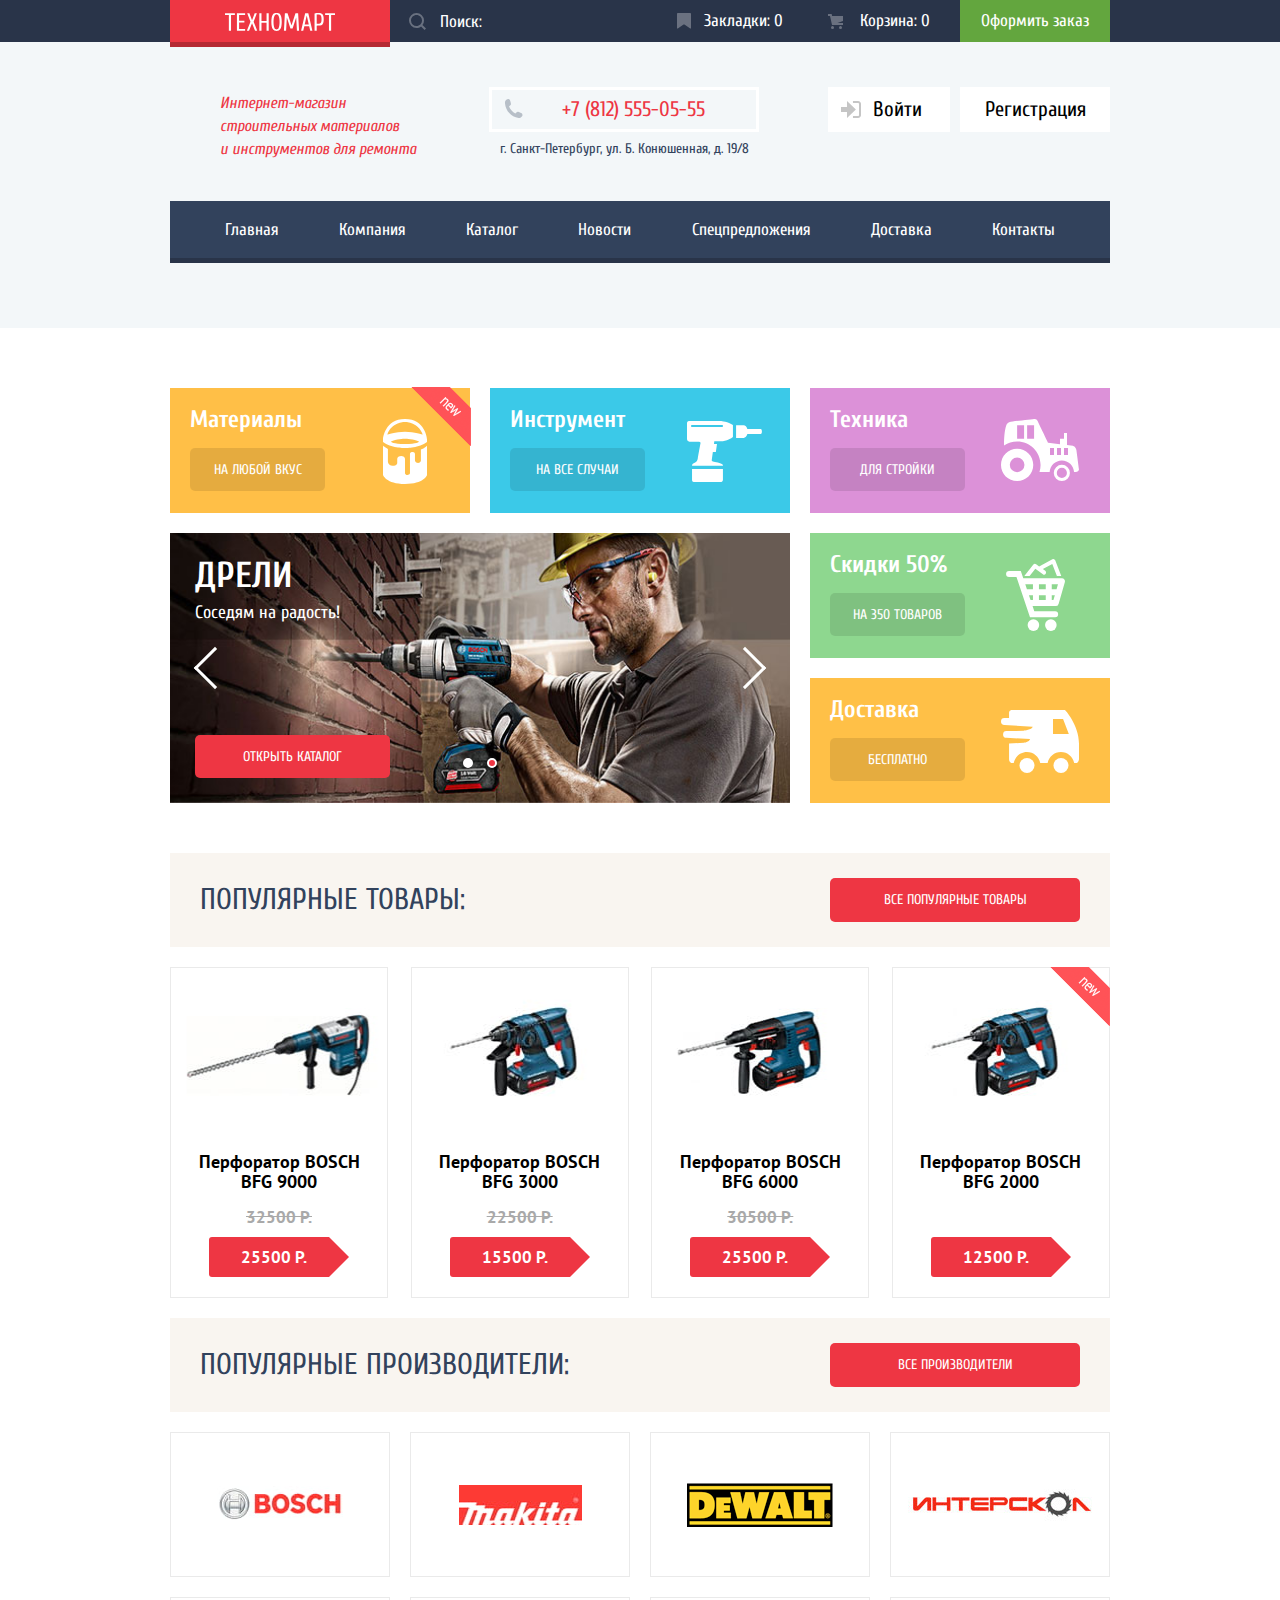
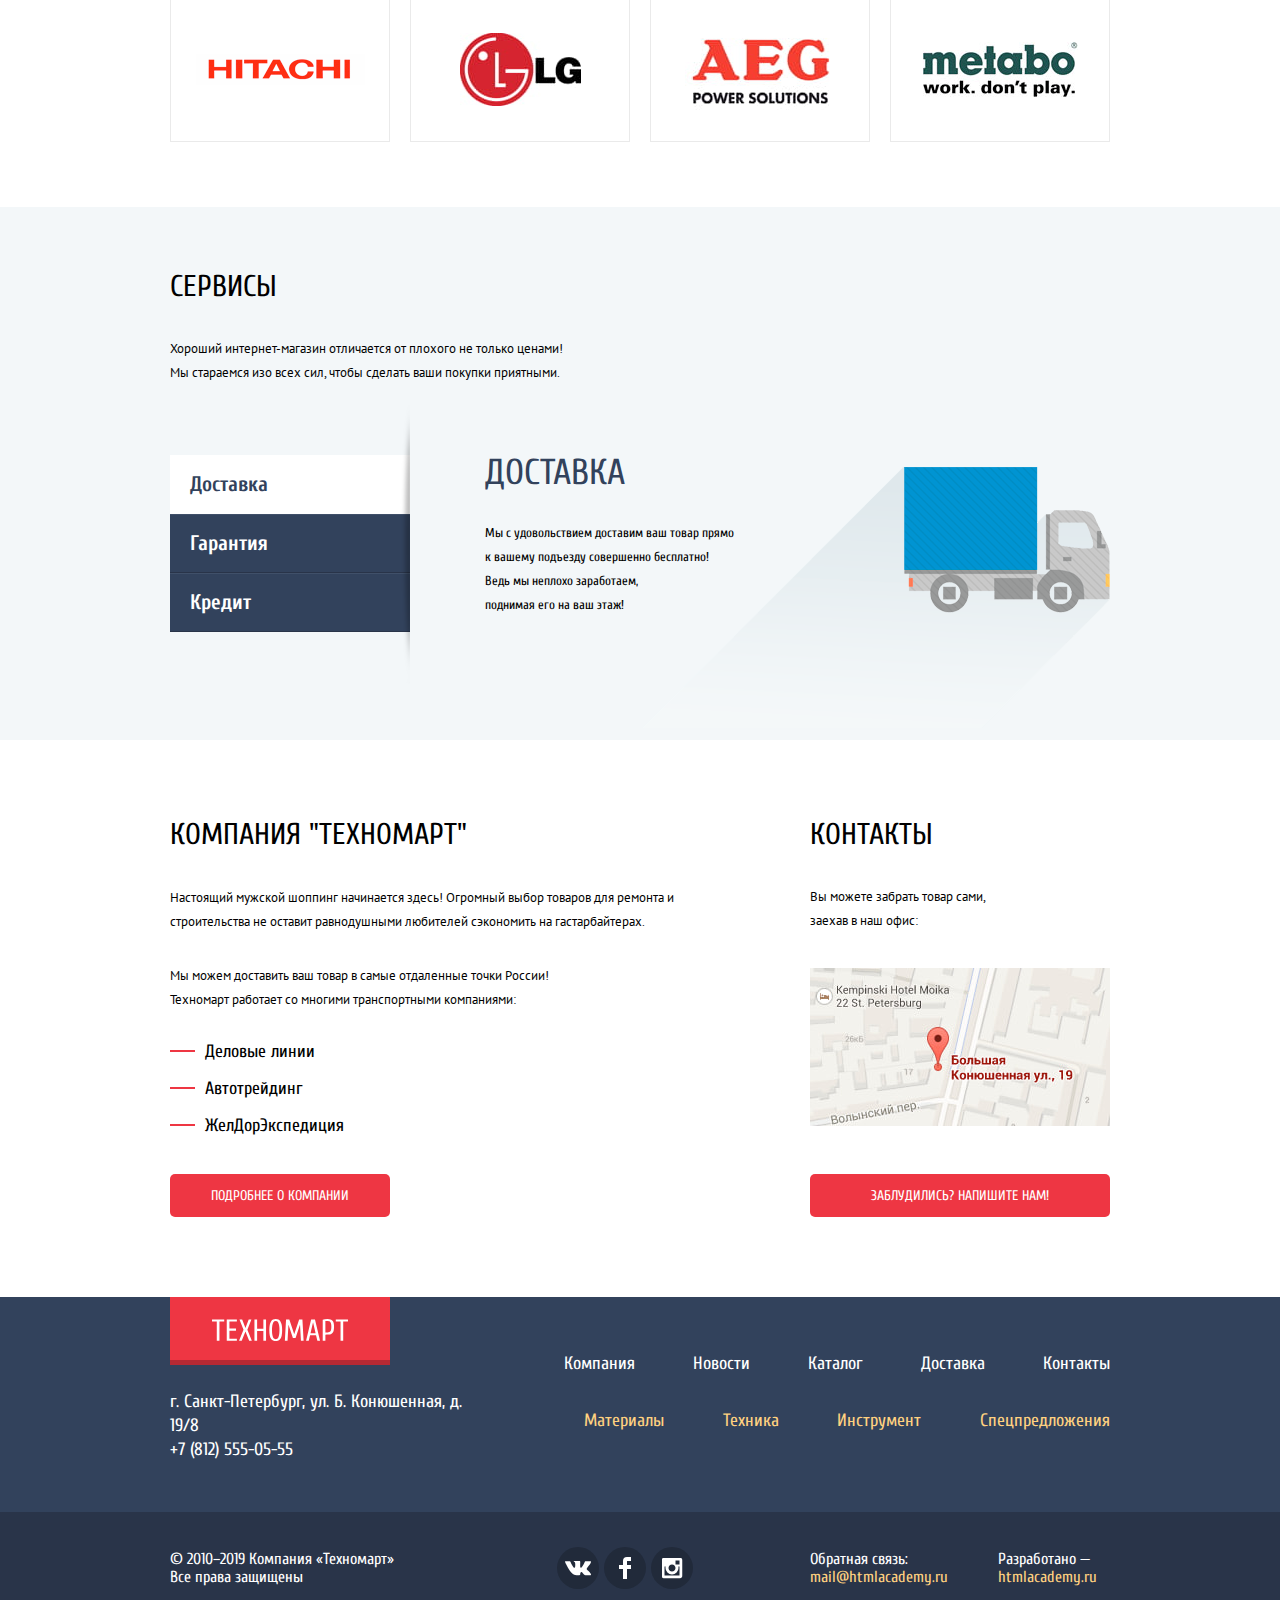
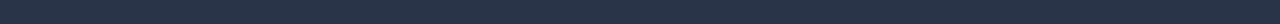
<file: index.html>
<!DOCTYPE html>
<html lang="ru">
  <head>
    <meta charset="UTF-8" />
    <link
      href="https://fonts.googleapis.com/css2?family=Cuprum:ital,wght@0,400;0,700;1,400&family=PT+Sans:wght@400;700&display=swap"
      rel="stylesheet"
    />
    <link rel="stylesheet" href="css/normalize-min.css" />
    <link rel="stylesheet" href="css/style-min.css" />
    <title>Техномарт</title>
  </head>
  <body>
    <div class="wrapper">
      <header>
        <div class="main-menu-wrapper">
          <div class="main-menu container">
            <a class="logo"
              ><img
                class="logo__pic"
                src="img/logo.svg"
                alt="Техномарт"
                width="110"
                height="18"
            /></a>
            <form class="search" method="GET" action="#">
              <input
                class="search__field"
                id="header-search"
                name="search-field"
                type="text"
                placeholder="Поиск:"
              />
              <label class="visually-hidden" for="header-search">Поиск</label>
            </form>
            <ul class="main-links">
              <li>
                <a class="main-links__bookmarks" href="#">Закладки: 0</a>
              </li>
              <li>
                <a class="main-links__cart" href="#">Корзина: 0</a>
              </li>
              <li>
                <a class="main-links__order" href="#">Оформить заказ</a>
              </li>
            </ul>
          </div>
        </div>
        <div class="submenu-wrapper">
          <div class="submenu container">
            <p class="submenu__shop-desc">
              Интернет-магазин<br />
              строительных материалов<br />
              и инструментов для ремонта
            </p>
            <p class="submenu__contacts">
              <a class="submenu__phone" href="tel:+78125550555"
                >+7 (812) 555-05-55</a
              >
              г. Санкт-Петербург, ул. Б. Конюшенная, д. 19/8
            </p>
            <div class="submenu__profile">
              <div class="profile">
                <a class="profile__login" href="#">Войти</a>
                <a class="profile__register" href="#">Регистрация</a>
              </div>
            </div>
            <nav class="main-nav">
              <a>Главная</a>
              <a href="#">Компания</a>
              <a href="catalog.html">Каталог</a>
              <a href="#">Новости</a>
              <a href="#">Спецпредложения</a>
              <a href="#">Доставка</a>
              <a href="#">Контакты</a>
            </nav>
          </div>
        </div>
      </header>
      <main>
        <h1 class="visually-hidden">Интернет-магазин Техномарт</h1>
        <section class="promo-products">
          <div class="container">
            <h2 class="visually-hidden">Популярные категории</h2>
            <div class="categories-container">
              <ul class="categories">
                <li class="categories__item categories__item-materials">
                  <div class="flag-new">Новинка</div>
                  <h3 class="categories__title">Материалы</h3>
                  <a class="btn btn--transparent" href="#"> На любой вкус </a>
                </li>
                <li class="categories__item categories__item-tools">
                  <h3 class="categories__title">Инструмент</h3>
                  <a class="btn btn--transparent" href="#"> На все случаи </a>
                </li>
                <li class="categories__item categories__item-technic">
                  <h3 class="categories__title">Техника</h3>
                  <a class="btn btn--transparent" href="#"> Для стройки </a>
                </li>
                <li class="categories__item categories__item--no-padding">
                  <ul class="categories">
                    <li class="categories__item categories__item-sale">
                      <h3 class="categories__title">Скидки 50%</h3>
                      <a class="btn btn--transparent" href="#">
                        На 350 товаров
                      </a>
                    </li>
                    <li class="categories__item categories__item-delivery">
                      <h3 class="categories__title">Доставка</h3>
                      <a class="btn btn--transparent" href="#"> Бесплатно </a>
                    </li>
                  </ul>
                </li>
                <li class="categories__item categories__item-slider">
                  <div class="slider-wrapper">
                    <ul class="slider">
                      <li class="slider__item slider__item-first">
                        <div class="slider__inner">
                          <h3 class="slider__title">Перфораторы</h3>
                          <p class="slider__text">Настоящие мужские игрушки</p>
                          <a class="btn" href="catalog.html">Открыть каталог</a>
                        </div>
                      </li>
                      <li
                        class="slider__item slider__item-second slider__item--active"
                      >
                        <div class="slider__inner">
                          <h3 class="slider__title">Дрели</h3>
                          <p class="slider__text">Соседям на радость!</p>
                          <a class="btn" href="catalog.html">Открыть каталог</a>
                        </div>
                      </li>
                    </ul>
                    <div class="slider-controls">
                      <button class="slider-controls__toggle">Слайд 1</button>
                      <button
                        class="slider-controls__toggle slider-controls__toggle--active"
                      >
                        Слайд 2
                      </button>
                    </div>
                    <button class="btn-slider btn-slider--back">Вперед</button>
                    <button class="btn-slider btn-slider--forward">
                      Назад
                    </button>
                  </div>
                </li>
              </ul>
            </div>
            <div class="popular-products-container">
              <p class="container-header">
                Популярные товары:
                <a class="btn" href="#">Все популярные товары</a>
              </p>
              <ul class="popular-products">
                <li class="product">
                  <figure class="product__head">
                    <img
                      src="img/Perforator_1.jpg"
                      alt="Перфоратор"
                      width="218"
                      height="170"
                      class="product__pic"
                    />
                    <div class="product-menu">
                      <a href="#" class="product-menu__buy">Купить</a>
                      <a href="#" class="product-menu__bookmark">В закладки</a>
                    </div>
                  </figure>
                  <h3 class="product__title">Перфоратор BOSCH BFG 9000</h3>
                  <div class="product__price">
                    <span class="product__old-price">32500 Р.</span>
                    <p class="product__price-tag">25500 Р.</p>
                  </div>
                </li>
                <li class="product">
                  <figure class="product__head">
                    <img
                      src="img/Perforator_2.jpg"
                      alt="Перфоратор"
                      width="218"
                      height="170"
                      class="product__pic"
                    />
                    <div class="product-menu">
                      <a href="#" class="product-menu__buy">Купить</a>
                      <a href="#" class="product-menu__bookmark">В закладки</a>
                    </div>
                  </figure>
                  <h3 class="product__title">Перфоратор BOSCH BFG 3000</h3>
                  <div class="product__price">
                    <span class="product__old-price">22500 Р.</span>
                    <p class="product__price-tag">15500 Р.</p>
                  </div>
                </li>
                <li class="product">
                  <figure class="product__head">
                    <img
                      src="img/Perforator_3.jpg"
                      alt="Перфоратор"
                      width="218"
                      height="170"
                      class="product__pic"
                    />
                    <div class="product-menu">
                      <a href="#" class="product-menu__buy">Купить</a>
                      <a href="#" class="product-menu__bookmark">В закладки</a>
                    </div>
                  </figure>
                  <h3 class="product__title">Перфоратор BOSCH BFG 6000</h3>
                  <div class="product__price">
                    <span class="product__old-price">30500 Р.</span>
                    <p class="product__price-tag">25500 Р.</p>
                  </div>
                </li>
                <li class="product">
                  <figure class="product__head">
                    <div class="flag-new">Новинка</div>
                    <img
                      src="img/Perforator_4.jpg"
                      alt="Перфоратор"
                      width="218"
                      height="170"
                      class="product__pic"
                    />
                    <div class="product-menu">
                      <a href="#" class="product-menu__buy">Купить</a>
                      <a href="#" class="product-menu__bookmark">В закладки</a>
                    </div>
                  </figure>
                  <h3 class="product__title">Перфоратор BOSCH BFG 2000</h3>
                  <div class="product__price">
                    <span class="product__old-price"></span>
                    <p class="product__price-tag">12500 Р.</p>
                  </div>
                </li>
              </ul>
            </div>
            <div class="popular-brands-container">
              <p class="container-header">
                Популярные производители:
                <a class="btn" href="#">Все производители</a>
              </p>
              <ul class="popular-brands">
                <li class="popular-brands__item">
                  <a class="popular-brands__link" href="#"
                    ><img
                      class="popular-brands__logo"
                      src="img/bosch.jpg"
                      alt="Bosch"
                      width="126"
                      height="37"
                  /></a>
                </li>
                <li class="popular-brands__item">
                  <a class="popular-brands__link" href="#"
                    ><img
                      class="popular-brands__logo"
                      src="img/Makita.jpg"
                      alt="Makita"
                      width="123"
                      height="40"
                  /></a>
                </li>
                <li class="popular-brands__item">
                  <a class="popular-brands__link" href="#"
                    ><img
                      class="popular-brands__logo"
                      src="img/DeWALT.png"
                      alt="DeWalt"
                      width="146"
                      height="44"
                  /></a>
                </li>
                <li class="popular-brands__item">
                  <a class="popular-brands__link" href="#"
                    ><img
                      class="popular-brands__logo"
                      src="img/Интерскол.jpg"
                      alt="Интерскол"
                      width="184"
                      height="32"
                  /></a>
                </li>
                <li class="popular-brands__item">
                  <a class="popular-brands__link" href="#"
                    ><img
                      class="popular-brands__logo"
                      src="img/Hitachi.png"
                      alt="Hitachi"
                      width="169"
                      height="31"
                  /></a>
                </li>
                <li class="popular-brands__item">
                  <a class="popular-brands__link" href="#"
                    ><img
                      class="popular-brands__logo"
                      src="img/LG.jpg"
                      alt="LG"
                      width="121"
                      height="73"
                  /></a>
                </li>
                <li class="popular-brands__item">
                  <a class="popular-brands__link" href="#"
                    ><img
                      class="popular-brands__logo"
                      src="img/AEG.jpg"
                      alt="AEG"
                      width="151"
                      height="96"
                  /></a>
                </li>
                <li class="popular-brands__item">
                  <a class="popular-brands__link" href="#"
                    ><img
                      class="popular-brands__logo"
                      src="img/Metabo.jpg"
                      alt="metabo"
                      width="155"
                      height="55"
                  /></a>
                </li>
              </ul>
            </div>
          </div>
        </section>
        <section class="services additional-info">
          <div class="container">
            <h2 class="services__title additional-info__title">Сервисы</h2>
            <p class="services__text additional-info__text">
              Хороший интернет-магазин отличается от плохого не только
              ценами!<br />
              Мы стараемся изо всех сил, чтобы сделать ваши покупки приятными.
            </p>
            <div class="services__content">
              <div class="services__controls">
                <ul class="services__control-list">
                  <li class="services__control-item">
                    <a class="services__button services__button--active"
                      >Доставка</a
                    >
                  </li>
                  <li class="services__control-item">
                    <a class="services__button">Гарантия</a>
                  </li>
                  <li class="services__control-item">
                    <a class="services__button">Кредит</a>
                  </li>
                </ul>
              </div>
              <div class="services__slides">
                <div
                  class="services__first-slide services__slide services__slide--active"
                >
                  <h3 class="services__slide-title">Доставка</h3>
                  <p class="services__slide-desc">
                    Мы с удовольствием доставим ваш товар прямо <br />
                    к вашему подъезду совершенно бесплатно! <br />
                    Ведь мы неплохо заработаем, <br />
                    поднимая его на ваш этаж!
                  </p>
                </div>
                <div class="services__second-slide services__slide">
                  <h3 class="services__slide-title">Гарантия</h3>
                  <p class="services__slide-desc">
                    Если купленный у нас товар поломается или заискрит,<br />
                    а также в случае пожара, спровоцированного его
                    возгоранием,<br />
                    вы всегда можете быть уверены в нашей гарантии. Мы
                    обменяем<br />
                    сгоревший товар на новый.<br />
                    Дом уж восстановите как-нибудь сами.
                  </p>
                </div>
                <div class="services__third-slide services__slide">
                  <h3 class="services__slide-title">Кредит</h3>
                  <p class="services__slide-desc">
                    Залезть в долговую яму стало проще! <br />
                    Кредитные консультанты придут вам на помощь.
                  </p>
                  <a class="btn" href="#">Отправить заявку</a>
                </div>
              </div>
            </div>
          </div>
        </section>
        <div class="container about-wrapper">
          <section class="about">
            <h2 class="about__title">Компания "Техномарт"</h2>
            <p class="about__text">
              Настоящий мужской шоппинг начинается здесь! Огромный выбор товаров
              для ремонта и строительства не оставит равнодушными любителей
              сэкономить на гастарбайтерах.
            </p>
            <p class="about__text">
              Мы можем доставить ваш товар в самые отдаленные точки России!<br />
              Техномарт работает со многими транспортными компаниями:
            </p>
            <ul class="about__delivery-list">
              <li class="about__delivery-item">
                <p class="about__delivery-company">Деловые линии</p>
              </li>
              <li class="about__delivery-item">
                <p class="about__delivery-company">Автотрейдинг</p>
              </li>
              <li class="about__delivery-item">
                <p class="about__delivery-company">ЖелДорЭкспедиция</p>
              </li>
            </ul>
            <a class="btn" href="#">Подробнее о компании</a>
          </section>
          <section class="contacts">
            <h2 class="contacts__title">Контакты</h2>
            <p class="contacts__text">
              Вы можете забрать товар сами,<br />
              заехав в наш офис:
              <a href="#map" class="map-link">
                <img
                  src="img/map.jpg"
                  alt="Офис по адресу: г. Санкт-Петербург, ул. Б. Конюшенная, д. 19/8"
                  width="300"
                  height="158"
                  class="contacts__map"
                />
              </a>
            </p>
            <a class="btn btn--callback" href="#">Заблудились? Напишите нам!</a>
          </section>
        </div>
      </main>
      <footer>
        <div class="main-footer-wrapper">
          <div class="main-footer container">
            <div class="main-footer__contacts">
              <a class="logo logo--big"
                ><img
                  class="logo__pic"
                  src="img/logo.svg"
                  alt="Техномарт"
                  width="136"
                  height="22"
              /></a>
              <p class="main-footer__text">
                г. Санкт-Петербург, ул. Б. Конюшенная, д. 19/8 <br />
                +7 (812) 555-05-55
              </p>
            </div>
            <div class="main-footer__menu">
              <ul class="main-footer__links">
                <li class="main-footer__item">
                  <a class="main-footer__link" href="#">Компания</a>
                </li>
                <li class="main-footer__item">
                  <a class="main-footer__link" href="#">Новости</a>
                </li>
                <li class="main-footer__item">
                  <a class="main-footer__link" href="catalog.html">Каталог</a>
                </li>
                <li class="main-footer__item">
                  <a class="main-footer__link" href="#">Доставка</a>
                </li>
                <li class="main-footer__item">
                  <a class="main-footer__link" href="#">Контакты</a>
                </li>
              </ul>
              <ul class="main-footer__offers">
                <li class="main-footer__item">
                  <a class="main-footer__link" href="#">Материалы</a>
                </li>
                <li class="main-footer__item">
                  <a class="main-footer__link" href="#">Техника</a>
                </li>
                <li class="main-footer__item">
                  <a class="main-footer__link" href="#">Инструмент</a>
                </li>
                <li class="main-footer__item">
                  <a class="main-footer__link" href="#">Спецпредложения</a>
                </li>
              </ul>
            </div>
          </div>
        </div>
        <div class="subfooter-wrapper">
          <div class="subfooter container">
            <p class="subfooter__text">
              © 2010–2019 Компания «Техномарт» <br />
              Все права защищены
            </p>
            <div class="subfooter__socials">
              <ul class="socials">
                <li class="socials__item">
                  <a class="socials__link" href="#">
                    <img
                      src="img/vk-icon.svg"
                      alt="Мы в ВКонтакте"
                      width="26"
                      height="15"
                      class="socials__logo"
                    />
                  </a>
                </li>
                <li class="socials__item">
                  <a class="socials__link" href="#">
                    <img
                      src="img/fb-icon.svg"
                      alt="Мы в Facebook"
                      width="12"
                      height="22"
                      class="socials__logo"
                    />
                  </a>
                </li>
                <li class="socials__item">
                  <a class="socials__link" href="#">
                    <img
                      src="img/insta-icon.svg"
                      alt="Мы в Facebook"
                      width="21"
                      height="21"
                      class="socials__logo"
                    />
                  </a>
                </li>
              </ul>
            </div>
            <div class="subfooter__authors">
              <p class="subfooter__text">
                Обратная связь:
                <a class="subfooter__link" href="mailto:mail@htmlacademy.ru"
                  >mail@htmlacademy.ru</a
                >
              </p>
              <p class="subfooter__text">
                Разработано —
                <a
                  class="subfooter__link"
                  href="https://htmlacademy.ru/intensive/htmlcss"
                  >htmlacademy.ru</a
                >
              </p>
            </div>
          </div>
        </div>
      </footer>
      <section class="callback popup">
        <h2 class="visually-hidden">Обратная связь</h2>
        <form class="callback__form" method="POST" action="#">
          <div class="callback__inner">
            <div class="callback__form-wrapper">
              <p class="callback__input-container">
                <label class="callback__label" for="callback-name"
                  >Ваше имя:</label
                >
                <input
                  class="callback__input"
                  type="text"
                  id="callback-name"
                  name="callback-name"
                  placeholder="Имя Фамилия"
                />
              </p>
              <p class="callback__input-container">
                <label class="callback__label" for="callback-name"
                  >Ваш e-mail:</label
                >
                <input
                  class="callback__input"
                  type="email"
                  id="callback-email"
                  name="callback-email"
                  placeholder="email@example.com"
                />
              </p>
              <p class="callback__textarea-container">
                <label class="callback__label" for="callback-text"
                  >Текст письма:</label
                >
                <textarea
                  class="callback__input"
                  name="callback-text"
                  id="callback-text"
                  placeholder="В свободной форме"
                ></textarea>
              </p>
            </div>
          </div>
          <div class="callback__footer">
            <div class="callback__inner">
              <button class="btn" type="submit">Отправить</button>
            </div>
          </div>
          <button class="btn-close" type="button">Закрыть</button>
        </form>
      </section>
      <section class="map popup">
        <h2 class="visually-hidden">Как до нас добраться</h2>
        <p class="map__img-container">
          <iframe
            src="https://www.google.com/maps/embed?pb=!1m18!1m12!1m3!1d1998.6036253003165!2d30.320858716173472!3d59.938719169054075!2m3!1f0!2f0!3f0!3m2!1i1024!2i768!4f13.1!3m3!1m2!1s0x4696310fca145cc1%3A0x42b32648d8238007!2z0JHQvtC70YzRiNCw0Y8g0JrQvtC90Y7RiNC10L3QvdCw0Y8g0YPQuy4sIDE5LzgsINCh0LDQvdC60YIt0J_QtdGC0LXRgNCx0YPRgNCzLCAxOTExODY!5e0!3m2!1sru!2sru!4v1610301601214!5m2!1sru!2sru"
            width="940"
            height="447"
            frameborder="0"
            style="border: 0"
            allowfullscreen=""
            aria-hidden="false"
          ></iframe>
          <img
            class="map__img"
            width="940"
            height="447"
            src="img/map-big.jpg"
            alt="Адрес офиса: г. Санкт-Петербург, ул. Б. Конюшенная, д. 19/8"
          />
        </p>
        <button class="btn-close" type="button">Закрыть</button>
      </section>
      <section class="cart-add popup">
        <div class="cart-add__inner">
          <h2 class="cart-add__title">Товар добавлен в корзину!</h2>
        </div>
        <div class="cart-add__controls">
          <div class="cart-add__inner">
            <a class="btn" href="#">Оформить заказ</a>
            <button class="btn btn--white" type="button">
              Продолжить покупки
            </button>
          </div>
        </div>
        <button class="btn-close" type="button">Закрыть</button>
      </section>
    </div>
    <script src="js/promo-slider-min.js"></script>
    <script src="js/services-slider-min.js"></script>
    <script src="js/callback-popup-min.js"></script>
    <script src="js/cart-add-popup-min.js"></script>
    <script src="js/map-popup-min.js"></script>
  </body>
</html>
</file>
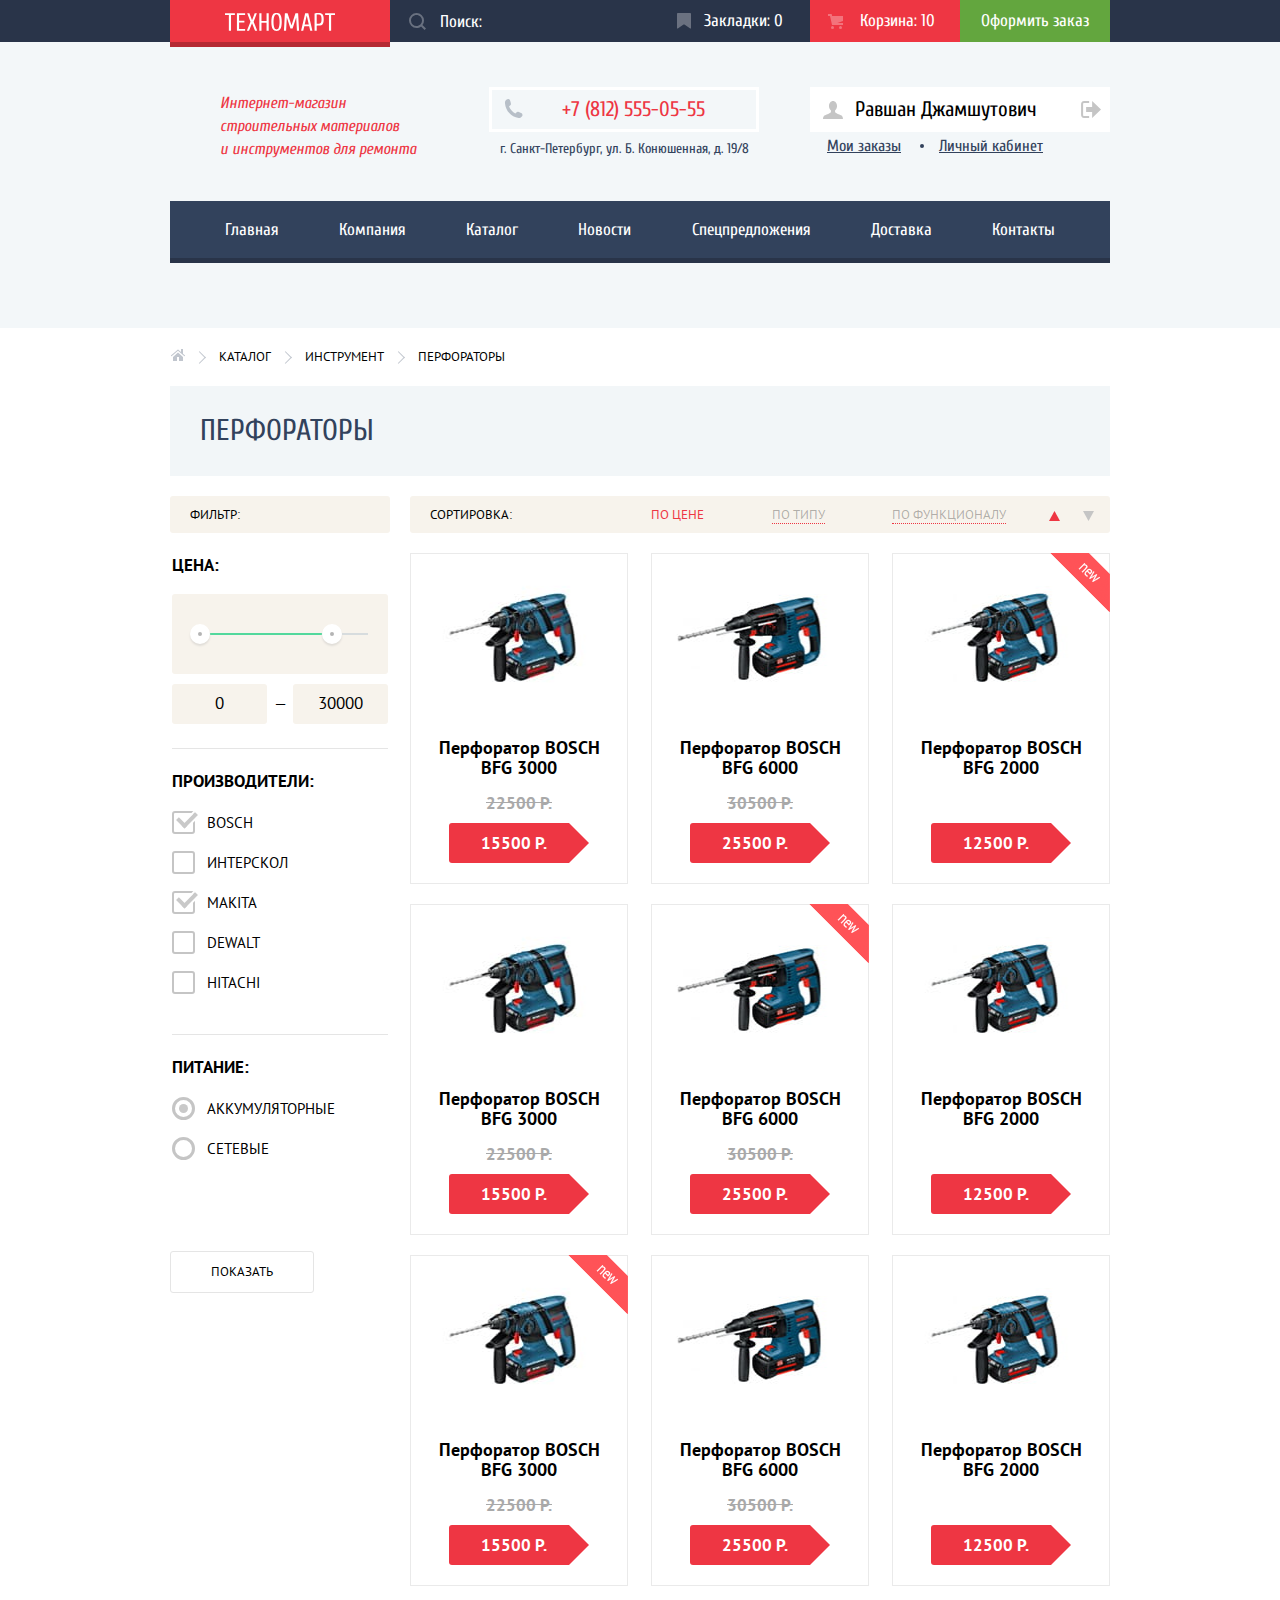
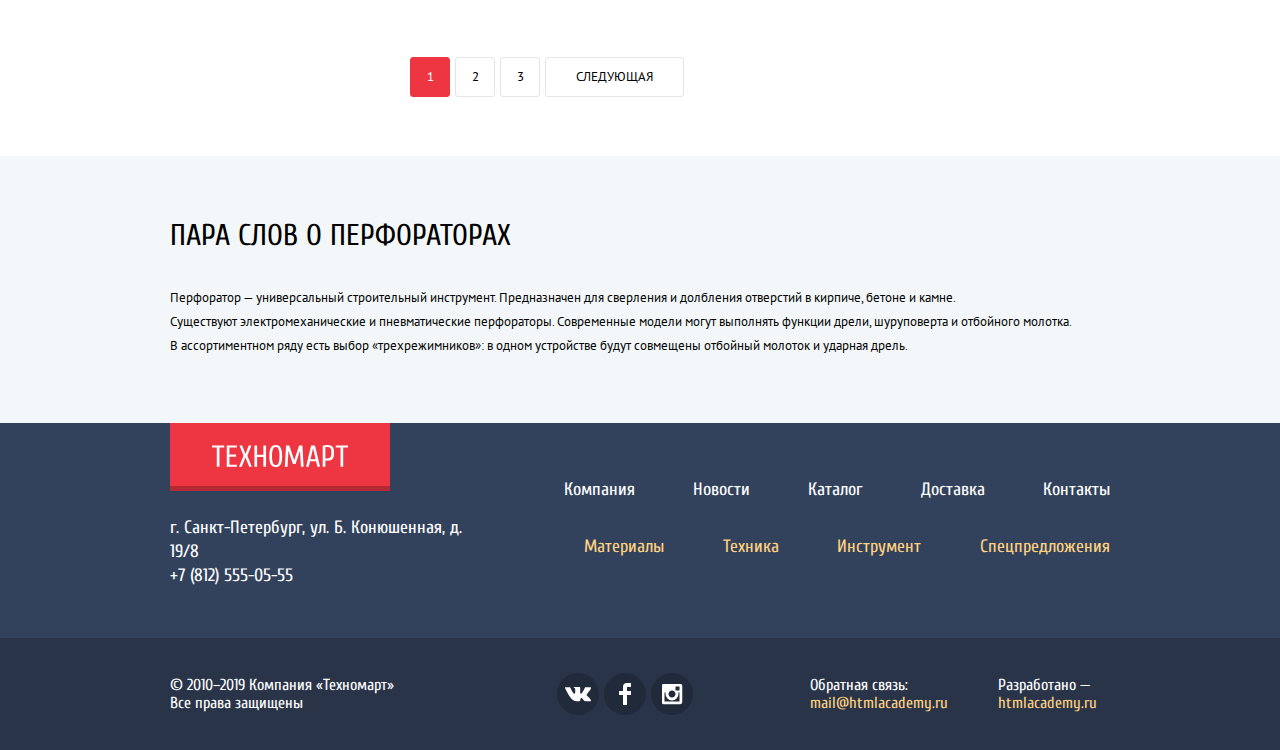
<file: catalog.html>
<!DOCTYPE html>
<html lang="ru">
  <head>
    <meta charset="UTF-8" />
    <link
      href="https://fonts.googleapis.com/css2?family=Cuprum:ital,wght@0,400;0,700;1,400&family=PT+Sans:wght@400;700&display=swap"
      rel="stylesheet"
    />
    <link rel="stylesheet" href="css/normalize-min.css" />
    <link rel="stylesheet" href="css/style-min.css" />
    <title>Каталог</title>
  </head>
  <body>
    <div class="wrapper">
      <header class="main-header">
        <div class="main-menu-wrapper">
          <div class="main-menu container">
            <a class="logo" href="index.html"
              ><img
                class="logo__pic"
                src="img/logo.svg"
                alt="Техномарт"
                width="110"
                height="18"
            /></a>
            <form class="search" method="GET" action="#">
              <input
                id="header-search"
                class="search__field"
                name="search-field"
                type="text"
                placeholder="Поиск:"
              />
              <label class="visually-hidden" for="header-search">Поиск</label>
            </form>
            <ul class="main-links">
              <li>
                <a class="main-links__bookmarks" href="#">Закладки: 0</a>
              </li>
              <li>
                <a class="main-links__cart main-links__cart--filled" href="#"
                  >Корзина: 10</a
                >
              </li>
              <li>
                <a class="main-links__order" href="#">Оформить заказ</a>
              </li>
            </ul>
          </div>
        </div>
        <div class="submenu-wrapper">
          <div class="submenu container">
            <p class="submenu__shop-desc">
              Интернет-магазин<br />
              строительных материалов<br />
              и инструментов для ремонта
            </p>
            <p class="submenu__contacts">
              <a class="submenu__phone" href="tel:+78125550555"
                >+7 (812) 555-05-55</a
              >
              г. Санкт-Петербург, ул. Б. Конюшенная, д. 19/8
            </p>
            <div class="submenu__profile">
              <div class="profile">
                <a class="profile__detailed" href="#">Равшан Джамшутович</a>
                <a class="profile__logout" href="#">Выход</a>
              </div>
              <div class="profile-links">
                <a class="profile-links__link" href="#">Мои заказы</a>
                <a class="profile-links__link" href="#">Личный кабинет</a>
              </div>
            </div>
            <nav class="main-nav">
              <a href="index.html">Главная</a>
              <a href="#">Компания</a>
              <a href="#">Каталог</a>
              <a href="#">Новости</a>
              <a href="#">Спецпредложения</a>
              <a href="#">Доставка</a>
              <a href="#">Контакты</a>
            </nav>
          </div>
        </div>
      </header>
      <main class="main-wrapper">
        <div class="main container">
          <h1 class="main__title">Перфораторы</h1>
          <ul class="breadcrumbs">
            <li class="breadcrumbs__item">
              <a class="breadcrumbs__link" href="index.html">Домой</a>
            </li>
            <li class="breadcrumbs__item">
              <a class="breadcrumbs__link" href="catalog.html">Каталог</a>
            </li>
            <li class="breadcrumbs__item">
              <a class="breadcrumbs__link" href="#">Инструмент</a>
            </li>
            <li class="breadcrumbs__item">
              <a class="breadcrumbs__link">Перфораторы</a>
            </li>
          </ul>
          <div class="content-wrapper">
            <section class="filter">
              <h2 class="visually-hidden">Фильтр</h2>
              <form action="#" method="GET">
                <div class="filter__label" aria-disabled="true">фильтр:</div>
                <fieldset class="filter__by-price filter__group">
                  <legend class="filter__title">Цена:</legend>
                  <div class="filter__controls">
                    <div class="range-controls">
                      <div class="range-controls__range">
                        <div class="range-controls__bar"></div>
                      </div>
                      <div
                        class="range-controls__toggle range-controls__toggle--min"
                      ></div>
                      <div
                        class="range-controls__toggle range-controls__toggle--max"
                      ></div>
                    </div>
                    <div class="filter__price-box">
                      <label class="visually-hidden" for="min-price"
                        >Минимальная цена</label
                      >
                      <input
                        class="filter__price filter__price-min"
                        id="min-price"
                        name="min-price"
                        type="text"
                        value="0"
                      />
                    </div>
                    <span class="filter__price-span">—</span>
                    <div class="filter__price-box">
                      <label class="visually-hidden" for="max-price"
                        >Максимальная цена</label
                      >
                      <input
                        class="filter__price filter__price-max"
                        id="max-price"
                        name="max-price"
                        type="text"
                        value="30000"
                      />
                    </div>
                  </div>
                </fieldset>
                <fieldset class="filter__by-brand filter__group">
                  <legend class="filter__title">Производители:</legend>
                  <ul class="filter__brand-list">
                    <li class="filter__brand-item">
                      <input
                        class="filter__brand-checkbox"
                        type="checkbox"
                        name="brand-bosch"
                        id="bosch"
                        checked
                      />
                      <label class="filter__brand-label" for="bosch"
                        >bosch</label
                      >
                    </li>
                    <li class="filter__brand-item">
                      <input
                        class="filter__brand-checkbox"
                        type="checkbox"
                        name="brand-interskol"
                        id="interskol"
                      />
                      <label class="filter__brand-label" for="interskol"
                        >Интерскол</label
                      >
                    </li>
                    <li class="filter__brand-item">
                      <input
                        class="filter__brand-checkbox"
                        type="checkbox"
                        name="brand-makita"
                        id="makita"
                        checked
                      />
                      <label class="filter__brand-label" for="makita"
                        >Makita</label
                      >
                    </li>
                    <li class="filter__brand-item">
                      <input
                        class="filter__brand-checkbox"
                        type="checkbox"
                        name="brand-dewalt"
                        id="dewalt"
                      />
                      <label class="filter__brand-label" for="dewalt"
                        >dewalt</label
                      >
                    </li>
                    <li class="filter__brand-item">
                      <input
                        class="filter__brand-checkbox"
                        type="checkbox"
                        name="brand-hitachi"
                        id="hitachi"
                      />
                      <label class="filter__brand-label" for="hitachi"
                        >hitachi</label
                      >
                    </li>
                  </ul>
                </fieldset>
                <fieldset class="filter__by-power filter__group">
                  <legend class="filter__title">Питание:</legend>
                  <ul class="filter__power-list">
                    <li class="filter__power-item">
                      <input
                        class="filter__power-radio"
                        type="radio"
                        name="power"
                        value="battery"
                        id="battery"
                        checked
                      />
                      <label class="filter__power-label" for="battery"
                        >Аккумуляторные</label
                      >
                    </li>
                    <li class="filter__power-item">
                      <input
                        class="filter__power-radio"
                        type="radio"
                        name="power"
                        value="electricity"
                        id="electricity"
                      />
                      <label class="filter__power-label" for="electricity"
                        >Сетевые</label
                      >
                    </li>
                  </ul>
                </fieldset>
                <button class="btn btn-submit" type="submit">Показать</button>
              </form>
            </section>
            <section class="products">
              <h2 class="visually-hidden">Товары</h2>
              <div class="products__sort-container">
                <span class="sort__label">Сортировка:</span>
                <ul class="sort__condition">
                  <li class="sort__item">
                    <a class="sort__link sort__link--active" href="#"
                      >По цене</a
                    >
                  </li>
                  <li class="sort__item">
                    <a class="sort__link" href="#">По типу</a>
                  </li>
                  <li class="sort__item">
                    <a class="sort__link" href="#">По функционалу</a>
                  </li>
                </ul>
                <ul class="sort__value">
                  <li class="sort__item">
                    <a
                      class="sort__link sort__link--active sort__link-asc"
                      href="#"
                      >По возрастанию</a
                    >
                  </li>
                  <li class="sort__item">
                    <a class="sort__link sort__link-desc" href="#"
                      >По убыванию</a
                    >
                  </li>
                </ul>
              </div>
              <ul class="products__list">
                <li class="product">
                  <figure class="product__head">
                    <img
                      src="img/Perforator_2.jpg"
                      alt="Перфоратор"
                      width="218"
                      height="170"
                      class="product__pic"
                    />
                    <div class="product-menu">
                      <a href="#" class="product-menu__buy">Купить</a>
                      <a href="#" class="product-menu__bookmark">В закладки</a>
                    </div>
                  </figure>
                  <h3 class="product__title">Перфоратор BOSCH BFG 3000</h3>
                  <div class="product__price">
                    <span class="product__old-price">22500 Р.</span>
                    <p class="product__price-tag">15500 Р.</p>
                  </div>
                </li>
                <li class="product">
                  <figure class="product__head">
                    <img
                      src="img/Perforator_3.jpg"
                      alt="Перфоратор"
                      width="218"
                      height="170"
                      class="product__pic"
                    />
                    <div class="product-menu">
                      <a href="#" class="product-menu__buy">Купить</a>
                      <a href="#" class="product-menu__bookmark">В закладки</a>
                    </div>
                  </figure>
                  <h3 class="product__title">Перфоратор BOSCH BFG 6000</h3>
                  <div class="product__price">
                    <span class="product__old-price">30500 Р.</span>
                    <p class="product__price-tag">25500 Р.</p>
                  </div>
                </li>
                <li class="product">
                  <figure class="product__head">
                    <div class="flag-new">Новинка</div>
                    <img
                      src="img/Perforator_4.jpg"
                      alt="Перфоратор"
                      width="218"
                      height="170"
                      class="product__pic"
                    />
                    <div class="product-menu">
                      <a href="#" class="product-menu__buy">Купить</a>
                      <a href="#" class="product-menu__bookmark">В закладки</a>
                    </div>
                  </figure>
                  <h3 class="product__title">Перфоратор BOSCH BFG 2000</h3>
                  <div class="product__price">
                    <span class="product__old-price"></span>
                    <p class="product__price-tag">12500 Р.</p>
                  </div>
                </li>
                <li class="product">
                  <figure class="product__head">
                    <img
                      src="img/Perforator_2.jpg"
                      alt="Перфоратор"
                      width="218"
                      height="170"
                      class="product__pic"
                    />
                    <div class="product-menu">
                      <a href="#" class="product-menu__buy">Купить</a>
                      <a href="#" class="product-menu__bookmark">В закладки</a>
                    </div>
                  </figure>
                  <h3 class="product__title">Перфоратор BOSCH BFG 3000</h3>
                  <div class="product__price">
                    <span class="product__old-price">22500 Р.</span>
                    <p class="product__price-tag">15500 Р.</p>
                  </div>
                </li>
                <li class="product">
                  <figure class="product__head">
                    <div class="flag-new">Новинка</div>
                    <img
                      src="img/Perforator_3.jpg"
                      alt="Перфоратор"
                      width="218"
                      height="170"
                      class="product__pic"
                    />
                    <div class="product-menu">
                      <a href="#" class="product-menu__buy">Купить</a>
                      <a href="#" class="product-menu__bookmark">В закладки</a>
                    </div>
                  </figure>
                  <h3 class="product__title">Перфоратор BOSCH BFG 6000</h3>
                  <div class="product__price">
                    <span class="product__old-price">30500 Р.</span>
                    <p class="product__price-tag">25500 Р.</p>
                  </div>
                </li>
                <li class="product">
                  <figure class="product__head">
                    <img
                      src="img/Perforator_4.jpg"
                      alt="Перфоратор"
                      width="218"
                      height="170"
                      class="product__pic"
                    />
                    <div class="product-menu">
                      <a href="#" class="product-menu__buy">Купить</a>
                      <a href="#" class="product-menu__bookmark">В закладки</a>
                    </div>
                  </figure>
                  <h3 class="product__title">Перфоратор BOSCH BFG 2000</h3>
                  <div class="product__price">
                    <span class="product__old-price"></span>
                    <p class="product__price-tag">12500 Р.</p>
                  </div>
                </li>
                <li class="product">
                  <figure class="product__head">
                    <div class="flag-new">Новинка</div>
                    <img
                      src="img/Perforator_2.jpg"
                      alt="Перфоратор"
                      width="218"
                      height="170"
                      class="product__pic"
                    />
                    <div class="product-menu">
                      <a href="#" class="product-menu__buy">Купить</a>
                      <a href="#" class="product-menu__bookmark">В закладки</a>
                    </div>
                  </figure>
                  <h3 class="product__title">Перфоратор BOSCH BFG 3000</h3>
                  <div class="product__price">
                    <span class="product__old-price">22500 Р.</span>
                    <p class="product__price-tag">15500 Р.</p>
                  </div>
                </li>
                <li class="product">
                  <figure class="product__head">
                    <img
                      src="img/Perforator_3.jpg"
                      alt="Перфоратор"
                      width="218"
                      height="170"
                      class="product__pic"
                    />
                    <div class="product-menu">
                      <a href="#" class="product-menu__buy">Купить</a>
                      <a href="#" class="product-menu__bookmark">В закладки</a>
                    </div>
                  </figure>
                  <h3 class="product__title">Перфоратор BOSCH BFG 6000</h3>
                  <div class="product__price">
                    <span class="product__old-price">30500 Р.</span>
                    <p class="product__price-tag">25500 Р.</p>
                  </div>
                </li>
                <li class="product">
                  <figure class="product__head">
                    <img
                      src="img/Perforator_4.jpg"
                      alt="Перфоратор"
                      width="218"
                      height="170"
                      class="product__pic"
                    />
                    <div class="product-menu">
                      <a href="#" class="product-menu__buy">Купить</a>
                      <a href="#" class="product-menu__bookmark">В закладки</a>
                    </div>
                  </figure>
                  <h3 class="product__title">Перфоратор BOSCH BFG 2000</h3>
                  <div class="product__price">
                    <span class="product__old-price"></span>
                    <p class="product__price-tag">12500 Р.</p>
                  </div>
                </li>
              </ul>
              <p class="visually-hidden">Выбор страницы</p>
              <ul class="products__pagination">
                <li class="pagination__item">
                  <a class="pagination__link pagination__link--active" href="#"
                    >1</a
                  >
                </li>
                <li class="pagination__item">
                  <a class="pagination__link" href="#">2</a>
                </li>
                <li class="pagination__item">
                  <a class="pagination__link" href="#">3</a>
                </li>
                <li class="pagination__item">
                  <a class="pagination__link pagination__link--next" href="#"
                    >Следующая</a
                  >
                </li>
              </ul>
            </section>
          </div>
        </div>
        <section class="about-perforators additional-info">
          <div class="container">
            <h2 class="about-perforators__title additional-info__title">
              Пара слов о перфораторах
            </h2>
            <p class="about-perforators__text additional-info__text">
              Перфоратор — универсальный строительный инструмент. Предназначен
              для сверления и долбления отверстий в кирпиче, бетоне и камне.
              <br />
              Существуют электромеханические и пневматические перфораторы.
              Современные модели могут выполнять функции дрели, шуруповерта и
              отбойного молотка.<br />
              В ассортиментном ряду есть выбор «трехрежимников»: в одном
              устройстве будут совмещены отбойный молоток и ударная дрель.
            </p>
          </div>
        </section>
      </main>
      <footer>
        <div class="main-footer-wrapper">
          <div class="main-footer container">
            <div class="main-footer__contacts">
              <a href="#" class="logo logo--big"
                ><img
                  class="logo__pic"
                  src="img/logo.svg"
                  alt="Техномарт"
                  width="136"
                  height="22"
              /></a>
              <p class="main-footer__text">
                г. Санкт-Петербург, ул. Б. Конюшенная, д. 19/8 <br />
                +7 (812) 555-05-55
              </p>
            </div>
            <div class="main-footer__menu">
              <ul class="main-footer__links">
                <li class="main-footer__item">
                  <a class="main-footer__link" href="index.html">Компания</a>
                </li>
                <li class="main-footer__item">
                  <a class="main-footer__link" href="#">Новости</a>
                </li>
                <li class="main-footer__item">
                  <a class="main-footer__link">Каталог</a>
                </li>
                <li class="main-footer__item">
                  <a class="main-footer__link" href="#">Доставка</a>
                </li>
                <li class="main-footer__item">
                  <a class="main-footer__link" href="#">Контакты</a>
                </li>
              </ul>
              <ul class="main-footer__offers">
                <li class="main-footer__item">
                  <a class="main-footer__link" href="#">Материалы</a>
                </li>
                <li class="main-footer__item">
                  <a class="main-footer__link" href="#">Техника</a>
                </li>
                <li class="main-footer__item">
                  <a class="main-footer__link" href="#">Инструмент</a>
                </li>
                <li class="main-footer__item">
                  <a class="main-footer__link" href="#">Спецпредложения</a>
                </li>
              </ul>
            </div>
          </div>
        </div>
        <div class="subfooter-wrapper">
          <div class="subfooter container">
            <p class="subfooter__text">
              © 2010–2019 Компания «Техномарт» <br />
              Все права защищены
            </p>
            <div class="subfooter__socials">
              <ul class="socials">
                <li class="socials__item">
                  <a class="socials__link" href="#">
                    <img
                      src="img/vk-icon.svg"
                      alt="Мы в ВКонтакте"
                      width="26"
                      height="15"
                      class="socials__logo"
                    />
                  </a>
                </li>
                <li class="socials__item">
                  <a class="socials__link" href="#">
                    <img
                      src="img/fb-icon.svg"
                      alt="Мы в Facebook"
                      width="12"
                      height="22"
                      class="socials__logo"
                    />
                  </a>
                </li>
                <li class="socials__item">
                  <a class="socials__link" href="#">
                    <img
                      src="img/insta-icon.svg"
                      alt="Мы в Facebook"
                      width="21"
                      height="21"
                      class="socials__logo"
                    />
                  </a>
                </li>
              </ul>
            </div>
            <div class="subfooter__authors">
              <p class="subfooter__text">
                Обратная связь:
                <a class="subfooter__link" href="mailto:mail@htmlacademy.ru"
                  >mail@htmlacademy.ru</a
                >
              </p>
              <p class="subfooter__text">
                Разработано —
                <a
                  class="subfooter__link"
                  href="https://htmlacademy.ru/intensive/htmlcss"
                  >htmlacademy.ru</a
                >
              </p>
            </div>
          </div>
        </div>
      </footer>
      <section class="cart-add popup">
        <div class="cart-add__inner">
          <h2 class="cart-add__title">Товар добавлен в корзину!</h2>
        </div>
        <div class="cart-add__controls">
          <div class="cart-add__inner">
            <a class="btn" href="#">Оформить заказ</a>
            <button class="btn btn--white" type="button">
              Продолжить покупки
            </button>
          </div>
        </div>
        <button class="btn-close" type="button">Закрыть</button>
      </section>
    </div>

    <script src="js/cart-add-popup-min.js"></script>
  </body>
</html>
</file>
<file: css/style-min.css>
html{-webkit-box-sizing:border-box;box-sizing:border-box}*,*::after,*::before{-webkit-box-sizing:inherit;box-sizing:inherit}body{margin:0;padding:0;font-family:"Cuprum",Arial,sans-serif;font-size:17px;line-height:17px;font-weight:400;color:#000;background-color:#fff}a{text-decoration:none;color:inherit}img{max-width:100%}form input[type="checkbox"], form input[type="radio"]{display:none}form input[type="checkbox"] + label::before, form input[type="radio"]+label::before{content:"";position:absolute;left:0;top:1px;width:23px;height:23px;border:2px solid #c5c5c5;border-radius:3px}form input[type="radio"]+label::before{border-width:3.5px;border-radius:50%}form input[type="checkbox"]:checked+label::after{content:"";position:absolute;left:9px;top:-2px;width:12px;height:19px;border-right:4.5px solid #c9c9c9;border-bottom:4.5px solid #c9c9c9;-webkit-box-shadow:2px 0 0 0 white, inset -2px 0 0 0 white;box-shadow:2px 0 0 0 white, inset -2px 0 0 0 white;-webkit-transform:rotate(45deg);transform:rotate(45deg)}form input[type="radio"]:checked+label::after{content:"";position:absolute;left:7px;top:8px;height:9px;width:9px;border-radius:50%;background-color:#c9c9c9}form input[type="checkbox"]:hover + label::after, form input[type="checkbox"]:hover + label::before, form input[type="radio"]:hover+label::before{border-color:#b5b5b5}form input[type="radio"]:hover+label::after{background-color:#b5b5b5}form input[type="checkbox"]:disabled + label::after, form input[type="checkbox"]:disabled + label::before, form input[type="radio"]:disabled + label::after, form input[type="radio"]:disabled+label::before{opacity:0.3;cursor:not-allowed}.visually-hidden{position:absolute;width:1px;height:1px;margin:-1px;padding:0;overflow:hidden;border:0;clip:rect(0 0 0 0)}.wrapper{overflow:hidden;min-width:940px}.container{width:940px;margin:0 auto}.btn{display:inline-block;vertical-align:middle;min-width:135px;color:#fff;padding:13px 10px;text-align:center;background-color:#ee3643;border-radius:5px;font-size:14px;text-transform:uppercase;border:none;cursor:pointer}.btn:hover{background-color:#ca2c37}.btn:active{background-color:#ba2732}.btn--white{color:inherit;background-color:#fff}.btn--white:hover{background-color:#e5e5e5}.btn--white:active{color:#fff;background-color:#ccc}.btn--transparent{text-align:center;background-color:rgba(0,0,0,0.1)}.btn--transparent:hover{background-color:rgba(0,0,0,0.2)}.btn--transparent:active{background-color:rgba(0,0,0,0.3)}.btn-submit{font-family:"PT Sans",Arial,sans-serif;font-size:13px;text-transform:uppercase;color:inherit;background-color:#fff;border:1px solid #e5e5e5;border-radius:3px}.btn-submit:hover{background-color:#fff;border-color:#bdc6ca}.btn-submit:active{background-color:#fff;border-color:#ee3643}.btn-close{position:relative;cursor:pointer;border:none;background:none;content:"";padding:0;height:21px;width:21px;text-indent:-1000px;overflow:hidden;z-index:20}.btn-close:before,.btn-close:after{top:-1px;left:8.5px;position:absolute;content:" ";height:23px;width:4px;background-color:#ee3643}.btn-close:before{-webkit-transform:rotate(45deg);transform:rotate(45deg)}.btn-close:after{-webkit-transform:rotate(-45deg);transform:rotate(-45deg)}.container-header{display:-webkit-box;display:-ms-flexbox;display:flex;-webkit-box-pack:justify;-ms-flex-pack:justify;justify-content:space-between;-webkit-box-align:center;-ms-flex-align:center;align-items:center;margin-top:0px;margin-bottom:20px;padding:25px 30px;background-color:#f9f5f0;color:#32425c;font-size:30px;line-height:30px;text-transform:uppercase}.container-header .btn{line-height:18px;min-width:250px}.popular-products-container{margin-bottom:20px}.popular-products{margin:0;margin-right:-20px;margin-bottom:-20px;padding:0;display:-webkit-box;display:-ms-flexbox;display:flex;-ms-flex-wrap:wrap;flex-wrap:wrap;-webkit-box-pack:justify;-ms-flex-pack:justify;justify-content:space-between}.product{position:relative;display:-webkit-box;display:-ms-flexbox;display:flex;-webkit-box-orient:vertical;-webkit-box-direction:normal;-ms-flex-direction:column;flex-direction:column;-webkit-box-pack:justify;-ms-flex-pack:justify;justify-content:space-between;margin-bottom:20px;margin-right:20px;-ms-flex-preferred-size:218px;flex-basis:218px;list-style-type:none;border:1px solid #eaeaea;font-family:"PT Sans",Arial,sans-serif;font-weight:bold;line-height:20px;text-align:center}.product__head{margin:0}.product__pic{max-width:100%}.product:hover{-webkit-box-shadow:0 10px 25px rgba(41, 52, 73, 0.5);box-shadow:0 10px 25px rgba(41,52,73,0.5)}.product__title{color:inherit;font-size:18px;margin-top:10px;margin-bottom:15px;padding:0 25px}.product__price{padding:0 25px;margin-bottom:20px}.product__old-price{display:block;min-height:20px;margin-bottom:10px;text-decoration:line-through;font-size:inherit;color:#a9a9a9}.product__price-tag{position:relative;margin:0 13px;padding:10px 20px 10px 10px;background-color:#ee3643;border-radius:3px;font-size:inherit;color:#fff;white-space:nowrap}.product__price-tag::after{content:"";position:absolute;top:0;right:-20px;width:0;height:0;border:20px solid #fff;border-left-color:#ee3643}.product:hover .product-menu{display:block}.product-menu{display:none;position:absolute;top:0;left:0;right:0;min-height:170px;max-height:100%;padding:40px 0;background-color:rgba(255,255,255,0.9);font-size:14px;z-index:10;text-transform:uppercase;overflow:hidden}.product-menu__buy{position:relative;display:block;width:135px;margin:0 auto;margin-bottom:7px;background-color:#63a63e;color:#fff;line-height:18px;font-weight:normal;border:3px solid #63a63e;border-bottom-color:#367315;border-radius:3px;padding:7px 0;padding-left:48px;text-align:left}.product-menu__buy::before{position:absolute;display:block;height:15px;width:15px;left:12px;opacity:0.3;content:url("../img/cart-icon.svg")}.product-menu__buy:hover{background-color:#5fbb2d;border-color:#5fbb2d;border-bottom-color:#367315}.product-menu__buy:hover::before{opacity:1}.product-menu__buy:active{background-color:#518534;border-color:#518534}.product-menu__bookmark{display:block;width:135px;margin:0 auto;margin-bottom:7px;background-color:transparent;color:#32425c;font-weight:normal;line-height:18px;border:3px solid #63a63e;border-radius:3px;padding:7px 0}.product-menu__bookmark:hover{border-color:#32425c}.product-menu__bookmark:active{opacity:0.3}.flag-new{position:absolute;top:-1px;right:-1px;width:60px;height:60px;text-indent:-1000px;overflow:hidden;z-index:20;background-image:url("../img/flag-new.png");background-repeat:no-repeat;background-position:0 0}.main-menu-wrapper{width:100%;background-color:#293449}.main-menu{display:-webkit-box;display:-ms-flexbox;display:flex;-webkit-box-pack:justify;-ms-flex-pack:justify;justify-content:space-between;line-height:18px;color:#fff;min-height:42px}.logo{display:inline-block;vertical-align:middle;background-color:#ee3643;-webkit-box-shadow:0 5px 0 0 #b52933;box-shadow:0 5px 0 0 #b52933;min-width:220px;min-height:42px;position:relative}.logo__pic{position:absolute;top:50%;left:50%;-webkit-transform:translate(-50%,-45%);transform:translate(-50%,-45%)}.logo--big{min-height:63px}.logo:hover,.logo:focus{background-color:#ca2c37}.logo:active{background-color:#ba2732}.popup{display:none;position:fixed;top:27%;left:50%;border-top:7px solid #ff5357;-webkit-box-shadow:20px 0 40px rgba(0, 0, 0, 0.75);box-shadow:20px 0 40px rgba(0, 0, 0, 0.75);z-index:1000}@keyframes fly-in{0%{transform:translateY(-500px)}80%{transform:translateY(30px)}100%{transform:translateY(0)}}.popup--show{display:block;animation-name:fly-in;animation-duration:0.7s}@keyframes shake{0%,100%{transform:translateX(0)}10%,30%,50%,70%,90%{transform:translateX(-10px)}20%,40%,60%,80%{transform:translateX(10px)}}.popup--error{animation-name:shake;animation-duration:0.6s}.popup .btn-close{position:absolute;right:9px;top:9px}.search__field{width:270px;height:100%;padding:11.5px 10px 11.5px 50px;background-color:transparent;background-image:url("../img/icon-search.svg");background-position:7.5% 50%;background-repeat:no-repeat;border:none;color:inherit}.search__field::-webkit-input-placeholder{color:#fff}.search__field::-moz-placeholder{color:#fff}.search__field:-ms-input-placeholder{color:#fff}.search__field::-ms-input-placeholder{color:#fff}.search__field::placeholder{color:#fff}.search__field:hover{cursor:pointer;background-color:#212a3a;background-image:url("../img/icon-search-hover.svg")}.search__field:focus{background-color:#fff;color:#000;background-image:url("../img/icon-search-focus.svg")}.main-links{width:580px;display:-webkit-box;display:-ms-flexbox;display:flex;-ms-flex-wrap:wrap;flex-wrap:wrap;-webkit-box-pack:end;-ms-flex-pack:end;justify-content:flex-end;-webkit-box-align:stretch;-ms-flex-align:stretch;align-items:stretch;margin:0;padding:0;list-style:none}.main-links a{display:-webkit-box;display:-ms-flexbox;display:flex;-webkit-box-align:center;-ms-flex-align:center;align-items:center;padding:12px 10px;width:150px;height:100%}.main-links a:hover{background-color:#212a3a}.main-links a:active{background-color:#161d29;opacity:0.6}.main-links .main-links__bookmarks{padding-left:44px;position:relative}.main-links__bookmarks::before{content:url("../img/icon-bookmark.svg");position:absolute;left:17px;width:14px;height:16px;display:inline-block;vertical-align:middle;opacity:0.3}.main-links__bookmarks:hover::before{opacity:1}.main-links__bookmarks:active::before{opacity:1}.main-links .main-links__cart{position:relative;padding-left:50px}.main-links__cart::before{content:url("../img/cart-icon.svg");position:absolute;left:18px;width:15px;height:15px;display:inline-block;vertical-align:middle;opacity:0.3}.main-links__cart:hover::before{opacity:1}.main-links__cart:active::before{opacity:1}.main-links__cart--filled{background-color:#ee3643}.main-links .main-links__order{-webkit-box-pack:center;-ms-flex-pack:center;justify-content:center;background-color:#63a63e}.main-links .main-links__order:hover{background-color:#5fbb2d}.main-links .main-links__order:active{background-color:#518534}.submenu-wrapper{width:100%;background-color:#f3f7f9}.submenu{padding:45px 0 65px 0;display:-webkit-box;display:-ms-flexbox;display:flex;-webkit-box-pack:justify;-ms-flex-pack:justify;justify-content:space-between;-ms-flex-wrap:wrap;flex-wrap:wrap;-webkit-box-align:start;-ms-flex-align:start;align-items:flex-start}.submenu__shop-desc{width:248px;padding-top:5px;padding-left:50px;margin:0;margin-right:70px;font-size:16px;line-height:23px;font-style:italic;color:#ee3643}.submenu__contacts{position:relative;width:270px;display:block;margin:0;padding:0;text-align:center;font-size:14px;line-height:24px;color:#32425c;margin-right:50px}.submenu__phone::before{content:url("../img/icon-phone.svg");display:block;position:absolute;left:15px;width:19px;height:19px}.submenu__phone{display:block;width:100%;padding:9px 0 9px 70px;border:3px solid #fff;color:#ee3643;font-size:21px;text-align:left;line-height:21px;margin-bottom:5px}.submenu__profile{width:300px}.profile{display:-webkit-box;display:-ms-flexbox;display:flex;height:45px;-webkit-box-pack:end;-ms-flex-pack:end;justify-content:flex-end}.profile a{font-size:21px;color:inherit;background-color:#fff;padding-top:14px;padding-bottom:14px}.profile a:hover{color:#ee3643}.profile a:active{color:rgba(0,0,0,0.3)}.profile__login{background-image:url("../img/icon-login.svg");background-repeat:no-repeat;background-position:13px;width:122px;padding-left:45px}.profile__login:hover{background-image:url("../img/icon-login-hover.svg")}.profile__login:active{background-image:url("../img/icon-login.svg")}.profile__register{width:150px;margin-left:10px;padding-left:25px}.profile__detailed{width:260px;padding-left:45px;background-image:url("../img/icon-user.svg");background-position:13px;background-repeat:no-repeat}.profile__detailed:hover{background-image:url("../img/icon-user-hover.svg")}.profile__detailed:active{background-image:url("../img/icon-user.svg")}.profile__logout{width:40px;text-indent:-1000px;overflow:hidden;background-image:url("../img/icon-logout.svg");background-position:10px;background-repeat:no-repeat}.profile__logout:hover{background-image:url("../img/icon-logout-hover.svg")}.profile__logout:active{background-image:url("../img/icon-logout.svg")}.profile-links{margin-top:5px}.profile-links__link{padding:0 17px;position:relative;color:#32425c;font-size:16px;line-height:18px;text-decoration:underline}.profile-links__link:hover{color:#ee3643}.profile-links__link:active{color:rgba(50,66,92,0.3)}.profile-links__link::before{position:absolute;content:"";border-radius:50%;left:-2px;top:50%;-webkit-transform:translateY(-50%);transform:translateY(-50%);background-color:#32425c;width:4px;height:4px}.profile-links__link:first-child::before{display:none}.main-nav{display:-webkit-box;display:-ms-flexbox;display:flex;-webkit-box-flex:1;-ms-flex:1 1 auto;flex:1 1 auto;-webkit-box-pack:justify;-ms-flex-pack:justify;justify-content:space-between;-webkit-box-align:center;-ms-flex-align:center;align-items:center;-ms-flex-wrap:wrap;flex-wrap:wrap;padding:0 25px;margin-top:40px;list-style-type:none;background-color:#32425c;border-bottom:5px solid #293449}.main-nav a{-webkit-box-flex:1;-ms-flex:1 1 auto;flex:1 1 auto;padding:20px 30px;text-align:center;color:#fff}.main-nav a:hover{background-color:#293449}.main-nav a:active{background-color:#1d2739;color:rgba(255,255,255,0.5);border-bottom-color:#1d2739}.promo-products{padding:60px 0 65px 0}.categories-container{margin-bottom:50px}.categories{display:-webkit-box;display:-ms-flexbox;display:flex;-ms-flex-wrap:wrap;flex-wrap:wrap;list-style-type:none;margin:0;margin-left:-20px;margin-bottom:-20px;padding:0}.categories .btn{position:absolute;bottom:22px;width:135px}.categories__item{position:relative;-webkit-box-flex:1;-ms-flex-positive:1;flex-grow:1;-ms-flex-preferred-size:300px;flex-basis:300px;min-height:125px;padding:20px;padding-bottom:65px;margin-left:20px;margin-bottom:20px}.categories__item--no-padding{padding:0}.categories__item h3{margin:0;margin-bottom:15px}.categories__item-materials{-webkit-box-ordinal-group:1;-ms-flex-order:0;order:0;background-color:#ffbf47}.categories__item-materials::after{position:absolute;top:31px;right:43px;display:block;content:url("../img/icon-materials.svg");width:44px;height:65px}.categories__item-tools{-webkit-box-ordinal-group:2;-ms-flex-order:1;order:1;background-color:#3bc9e8}.categories__item-tools::after{position:absolute;top:33px;right:28px;display:block;content:url("../img/icon-tools.svg");width:75px;height:61px}.categories__item-technic{-webkit-box-ordinal-group:3;-ms-flex-order:2;order:2;background-color:#dc91d8}.categories__item-technic::after{position:absolute;top:31px;right:31px;display:block;content:url("../img/icon-technic.svg");width:78px;height:62px}.categories__item-sale{-ms-flex-item-align:start;align-self:flex-start;background-color:#8ed78f}.categories__item-sale::after{position:absolute;top:26px;right:45px;display:block;content:url("../img/icon-sale.svg");width:59px;height:72px}.categories__item-delivery{-ms-flex-item-align:end;align-self:flex-end;background-color:#ffc047}.categories__item-delivery::after{position:absolute;top:32px;right:31px;display:block;content:url("../img/icon-delivery.svg");width:78px;height:63px}.categories__item-slider{-ms-flex-preferred-size:620px;flex-basis:620px;padding:0;min-height:265px;-webkit-box-ordinal-group:4;-ms-flex-order:3;order:3}.categories-container .categories__item--no-padding{-webkit-box-ordinal-group:5;-ms-flex-order:4;order:4}.categories__item--no-padding .categories{margin-bottom:-20px}.categories__title{color:#fff;padding-right:120px;font-size:24px;line-height:24px;font-weight:bold}.slider-wrapper{height:100%;width:100%;position:relative}.slider{height:inherit;margin:0;padding:0;list-style-type:none}.slider .btn{position:absolute;left:25px;bottom:25px;width:195px}.slider__item{display:none;height:inherit}.slider__item--active{display:block}.slider__inner{position:relative;height:inherit;padding:25px;background-size:cover;background-repeat:no-repeat}.slider__inner h3{margin:0}.slider__item-first .slider__inner{background-color:#6a554c;background-image:url("../img/slider-1.jpg")}.slider__item-second .slider__inner{background-color:#a39687;background-image:url("../img/slider-2.jpg")}.slider__title{font-size:36px;line-height:36px;font-weight:bold;color:#fff;text-transform:uppercase}.slider__text{margin:0;margin-top:10px;font-size:18px;color:#fff}.slider-controls{height:10px;padding:0;position:absolute;z-index:100;left:50%;bottom:40px;-webkit-transform:translateX(-50%);transform:translateX(-50%)}.slider-controls__toggle{display:inline-block;vertical-align:middle;text-indent:-1000px;overflow:hidden;padding:0;height:10px;width:10px;background-color:#fff;border:2px solid #fff;border-radius:50%;z-index:100;cursor:pointer}.slider-controls__toggle:hover{background-color:#ee3643}.slider-controls__toggle--active{background-color:#ee3643}.slider-controls__toggle+.slider-controls__toggle{margin-left:10px}.btn-slider{position:absolute;top:50%;text-indent:-1000px;overflow:hidden;width:30px;height:30px;background-color:transparent;border:none;border-top:3px solid #fff;border-left:3px solid #fff;z-index:100;cursor:pointer}.btn-slider--back{left:30px;-webkit-transform:translateY(-50%) rotate(-45deg);transform:translateY(-50%) rotate(-45deg)}.btn-slider--forward{right:30px;-webkit-transform:translateY(-50%) rotate(135deg);transform:translateY(-50%) rotate(135deg)}.popular-brands{display:-webkit-box;display:-ms-flexbox;display:flex;-ms-flex-wrap:wrap;flex-wrap:wrap;-webkit-box-pack:justify;-ms-flex-pack:justify;justify-content:space-between;-ms-flex-line-pack:distribute;align-content:space-around;list-style-type:none;margin:0;margin-top:-20px;padding:0}.popular-brands__item{display:-webkit-box;display:-ms-flexbox;display:flex;margin-top:20px;-webkit-box-pack:center;-ms-flex-pack:center;justify-content:center;-webkit-box-align:center;-ms-flex-align:center;align-items:center;-ms-flex-preferred-size:220px;flex-basis:220px;min-height:145px;border:1px solid #eaeaea}.popular-brands__item:hover{-webkit-box-shadow:0 10px 25px rgba(41, 52, 73, 0.5);box-shadow:0 10px 25px rgba(41,52,73,0.5)}.popular-brands__item:active{-webkit-box-shadow:0 4px 10px rgba(41, 52, 73, 0.5);box-shadow:0 4px 10px rgba(41, 52, 73, 0.5)}.popular-brands__item:active .popular-brands__logo{opacity:0.3}.popular-brands__link{width:100%;height:100%;display:-webkit-box;display:-ms-flexbox;display:flex;-webkit-box-pack:center;-ms-flex-pack:center;justify-content:center;-webkit-box-align:center;-ms-flex-align:center;align-items:center}.additional-info{padding-top:65px;padding-bottom:65px;background-color:#f3f7f9}.additional-info__title{margin:0;margin-bottom:35px;line-height:30px;font-size:30px;text-transform:uppercase;font-weight:400}.additional-info__text{font-family:"PT Sans",Arial,sans-serif;font-size:13px;line-height:24px;margin:0}.services{padding-bottom:0}.services__text{margin-bottom:70px}.services__content{display:-webkit-box;display:-ms-flexbox;display:flex;-webkit-box-pack:justify;-ms-flex-pack:justify;justify-content:space-between;-webkit-box-align:start;-ms-flex-align:start;align-items:flex-start}.services__controls{width:240px;position:relative}.services__controls::after{content:"";position:absolute;right:0;top:50%;-webkit-transform:translateY(-50%);transform:translateY(-50%);width:10px;height:279px;z-index:10;background-image:url("../img/shadow.png")}.services__control-list{list-style-type:none;margin:0;padding:0}.services__button{display:block;width:240px;padding:20px;border-left:none;border-right:none;border-top:1px solid #405069;border-bottom:1px solid #293449;background-color:#32425c;font-weight:bold;color:#fff;font-size:21px}.services__button:hover{cursor:pointer;background-color:#293449;border-top:1px solid #405069;border-bottom:1px solid #293449;color:#fff}.services__button--active{cursor:pointer;border-top-color:#fff;border-bottom-color:#fff;background-color:#fff;color:#32425c}.services__slide{display:none;width:625px;min-height:285px;padding-bottom:65px;background-repeat:no-repeat;background-position:100% 50%}.services__slide--active{display:block}.services__slide .btn{width:auto}.services__first-slide{background-image:url("../img/delivery.png")}.services__second-slide{background-image:url("../img/our-guarantee.png")}.services__third-slide{background-image:url("../img/credit.png")}.services__third-slide .btn{margin-top:30px;padding-left:45px;padding-right:45px}.services__slide-title{color:#32425c;font-size:36px;line-height:36px;padding-right:60%;margin:0;margin-bottom:30px;font-weight:400;text-transform:uppercase}.services__slide-desc{padding-right:45%;margin:0;font-size:13px;line-height:24px}.about-wrapper{display:-webkit-box;display:-ms-flexbox;display:flex;-webkit-box-pack:justify;-ms-flex-pack:justify;justify-content:space-between;padding-top:80px;padding-bottom:80px}.about{display:-webkit-box;display:-ms-flexbox;display:flex;-webkit-box-orient:vertical;-webkit-box-direction:normal;-ms-flex-direction:column;flex-direction:column;-webkit-box-pack:justify;-ms-flex-pack:justify;justify-content:space-between;width:530px}.about .btn{width:220px}.about__title{font-size:30px;line-height:30px;text-transform:uppercase;font-weight:normal;margin:0;margin-bottom:35px}.about__text{font-family:"PT Sans",Arial,sans-serif;font-size:13px;line-height:24px;font-weight:normal;margin:0;margin-bottom:30px}.about__delivery-list{padding:0;padding-left:35px;margin-top:0;margin-bottom:20px}.about__delivery-item{position:relative;list-style-type:none;margin:0;margin-bottom:20px}.about__delivery-item::before{content:"";position:absolute;left:-35px;top:50%;-webkit-transform:translateY(-50%);transform:translateY(-50%);width:25px;height:2px;background-color:#ee3643}.about__delivery-company{font-size:18px;margin:0}.contacts{display:-webkit-box;display:-ms-flexbox;display:flex;-webkit-box-orient:vertical;-webkit-box-direction:normal;-ms-flex-direction:column;flex-direction:column;-webkit-box-pack:justify;-ms-flex-pack:justify;justify-content:space-between;width:300px}.contacts .btn{width:100%}.contacts__title{font-size:30px;line-height:30px;text-transform:uppercase;font-weight:normal;margin:0;margin-bottom:35px}.contacts__text{font-family:"PT Sans",Arial,sans-serif;font-size:13px;line-height:24px;font-weight:normal;margin:0;margin-bottom:40px}.contacts__map{margin-top:35px}.main-footer-wrapper{background-color:#32425c;color:#fff}.main-footer{display:-webkit-box;display:-ms-flexbox;display:flex;-webkit-box-pack:justify;-ms-flex-pack:justify;justify-content:space-between;padding-bottom:50px}.main-footer__text{margin-top:30px;margin-bottom:0;width:325px;font-size:18px;line-height:24px}.main-footer__menu{display:-webkit-box;display:-ms-flexbox;display:flex;-webkit-box-orient:vertical;-webkit-box-direction:normal;-ms-flex-direction:column;flex-direction:column;-webkit-box-pack:center;-ms-flex-pack:center;justify-content:center;margin-left:65px}.main-footer__links{margin:0;padding:0;padding-top:25px;display:-webkit-box;display:-ms-flexbox;display:flex;-ms-flex-wrap:wrap;flex-wrap:wrap;-webkit-box-pack:justify;-ms-flex-pack:justify;justify-content:space-between;list-style-type:none;margin-bottom:-20px;margin-left:-58px}.main-footer__offers{margin:0;margin-top:40px;padding:0;padding-left:20px;display:-webkit-box;display:-ms-flexbox;display:flex;-ms-flex-wrap:wrap;flex-wrap:wrap;-webkit-box-pack:justify;-ms-flex-pack:justify;justify-content:space-between;list-style-type:none;margin-bottom:-20px;margin-left:-58px}.main-footer__item{margin-bottom:20px;margin-left:58px}.main-footer__link{font-size:18px}.main-footer__offers .main-footer__link{color:#ffd180}.main-footer__link:hover{text-decoration:underline}.main-footer__link:active{text-decoration:none;opacity:0.5}.subfooter-wrapper{background-color:#293449;color:#fff}.subfooter{padding-top:35px;padding-bottom:35px;display:-webkit-box;display:-ms-flexbox;display:flex;-webkit-box-pack:justify;-ms-flex-pack:justify;justify-content:space-between;-webkit-box-align:center;-ms-flex-align:center;align-items:center}.subfooter__text{width:270px;margin-top:0;margin-bottom:0;font-size:16px;line-height:18px}.socials{margin:0;margin-bottom:-5px;margin-left:-5px;padding:0;list-style-type:none;display:-webkit-box;display:-ms-flexbox;display:flex;-ms-flex-wrap:wrap;flex-wrap:wrap;width:141px}.socials__item{margin-bottom:5px;margin-left:5px}.socials__link{position:relative;display:block;width:42px;height:42px;border-radius:50%;background-color:#212a3a}.socials__link:hover{background-color:#ee3643}.socials__link:active{background-color:#ee3643}.socials__logo{position:absolute;left:50%;top:50%;-webkit-transform:translate(-50%,-50%);transform:translate(-50%,-50%)}.subfooter__authors{display:-webkit-box;display:-ms-flexbox;display:flex;width:300px}.subfooter__authors .subfooter__text+.subfooter__text{margin-left:50px}.subfooter__link{color:#ffd180}.subfooter__link:hover{text-decoration:underline}.subfooter__link:active{text-decoration:none;color:#ee3643}.callback{margin-left:-310px;background-color:#fff;width:620px}.callback__inner{padding:35px 80px}.callback__form-wrapper{position:relative;display:-webkit-box;display:-ms-flexbox;display:flex;-webkit-box-pack:justify;-ms-flex-pack:justify;justify-content:space-between;-ms-flex-wrap:wrap;flex-wrap:wrap}.callback__input-container{display:-webkit-box;display:-ms-flexbox;display:flex;-webkit-box-orient:vertical;-webkit-box-direction:normal;-ms-flex-direction:column;flex-direction:column;margin:0;margin-bottom:20px;width:220px}.callback__textarea-container{display:-webkit-box;display:-ms-flexbox;display:flex;-webkit-box-orient:vertical;-webkit-box-direction:normal;-ms-flex-direction:column;flex-direction:column;margin:0;width:100%}.callback__label{font-size:18px;margin-bottom:10px}.callback__textarea-container textarea{resize:none;height:115px}.callback__input{font-family:"PT Sans",Arial,sans-serif;font-size:13px;line-height:18px;color:#a9a9a9;border:2px solid #dee3e4;border-radius:3px;padding:10px}.callback__input::-webkit-input-placeholder{color:#a9a9a9}.callback__input::-moz-placeholder{color:#a9a9a9}.callback__input:-ms-input-placeholder{color:#a9a9a9}.callback__input::-ms-input-placeholder{color:#a9a9a9}.callback__input::placeholder{color:#a9a9a9}.callback__footer{background-color:#f4f4f4;width:100%}.callback__footer .btn{width:100%}.callback__input:hover{border-color:#b5b5b5}.callback__input:focus{border-color:#ee3643}.map{width:940px;height:447px;margin-left:-470px;-webkit-box-shadow:0 8px 16px rgba(47, 42, 43, 0.5);box-shadow:0 8px 16px rgba(47,42,43,0.5)}.map__img-container{overflow:hidden;width:940px;height:447px;padding:0;margin:0}.main{display:-webkit-box;display:-ms-flexbox;display:flex;-webkit-box-orient:vertical;-webkit-box-direction:normal;-ms-flex-direction:column;flex-direction:column;-ms-flex-wrap:wrap;flex-wrap:wrap}.main__title{padding:0;padding:30px;margin:0;margin-top:20px;margin-bottom:20px;font-size:30px;line-height:30px;font-weight:normal;text-transform:uppercase;color:#32425c;background-color:#f2f6f8}.breadcrumbs{-webkit-box-ordinal-group:0;-ms-flex-order:-1;order:-1;list-style-type:none;margin-top:20px;padding:0;margin-bottom:-10px}.breadcrumbs__item{position:relative;display:inline-block;vertical-align:middle;font-family:"PT Sans",Arial,sans-serif;font-size:13px;line-height:18px;text-transform:uppercase;margin-bottom:10px}.breadcrumbs__item::after{content:"";position:absolute;top:25%;right:-4px;width:9px;height:9px;background-color:transparent;border:none;border-top:1.5px solid #c1c6ce;border-right:1.5px solid #c1c6ce;-webkit-transform:rotate(45deg);transform:rotate(45deg)}.breadcrumbs__item:first-child .breadcrumbs__link{padding-left:0;content:url("../img/icon-home.svg");display:inline-block;vertical-align:baseline;line-height:18px;height:12px;text-indent:-1000px;overflow:hidden}.breadcrumbs__item:last-child::after{display:none}.breadcrumbs__link{padding:0 15px}.content-wrapper{display:-webkit-box;display:-ms-flexbox;display:flex;-webkit-box-pack:justify;-ms-flex-pack:justify;justify-content:space-between}.filter{width:220px;margin-bottom:60px;font-family:"PT Sans",Arial,sans-serif}.filter__group{margin-top:24px;padding:0;padding-bottom:24px;border:none;border-bottom:1px solid #e5e5e5}.filter__group label{display:block;cursor:pointer;padding-bottom:15px;padding-left:35px;line-height:25px;position:relative;font-size:15px;text-transform:uppercase}label.visually-hidden{position:absolute}.filter__group:last-of-type{padding-bottom:0;border-bottom:none}.filter__label{padding:10px 20px;font-size:13px;text-transform:uppercase;background-color:#f7f3ec;border-radius:3px}.filter__title{font-size:17px;font-weight:bold;text-transform:uppercase;margin:0;margin-bottom:20px}.filter__controls{display:-webkit-box;display:-ms-flexbox;display:flex;-webkit-box-align:center;-ms-flex-align:center;align-items:center;-webkit-box-pack:justify;-ms-flex-pack:justify;justify-content:space-between;-ms-flex-wrap:wrap;flex-wrap:wrap}.range-controls{position:relative;display:-webkit-box;display:-ms-flexbox;display:flex;-webkit-box-align:center;-ms-flex-align:center;align-items:center;-webkit-box-pack:center;-ms-flex-pack:center;justify-content:center;min-height:80px;width:100%;background-color:#f7f3ec;border-radius:3px;margin-bottom:10px;padding-left:20px;padding-right:20px}.range-controls__toggle{position:absolute;left:18px;height:20px;width:20px;border:8px solid #fff;background-color:#b4b4b4;border-radius:50%;-webkit-box-shadow:0px 2px 2px 0px rgba(224, 221, 216, 1);box-shadow:0px 2px 2px 0px rgba(224,221,216,1);cursor:pointer}.range-controls__toggle--max{left:150px}.range-controls__range{width:100%;height:2px;background-color:#d7dcde}.range-controls__bar{background-color:#52d89c;height:100%;width:80%}.filter__price{width:95px;font-size:17px;text-align:center;background-color:#f7f3ec;border-radius:3px;padding:10px 20px;border:none}.filter__price-span{font-size:16px}.filter__brand-list{list-style-type:none;padding:0;margin:0}.filter__power-list{list-style-type:none;padding:0;margin:0}.filter .btn-submit{width:auto;margin-top:75px;padding-right:40px;padding-left:40px}.products{width:700px;font-family:"PT Sans",Arial,sans-serif;margin-bottom:60px}.products__sort-container{display:-webkit-box;display:-ms-flexbox;display:flex;-webkit-box-pack:justify;-ms-flex-pack:justify;justify-content:space-between;-webkit-box-align:center;-ms-flex-align:center;align-items:center;font-size:13px;text-transform:uppercase;background-color:#f7f3ec;border-radius:3px;padding:10px 15px 10px 20px;margin-bottom:20px}.products__sort-container ul{list-style-type:none}.product__pic{min-height:170px}.sort__label{display:inline-block;width:200px;margin-right:20px}.sort__condition{display:-webkit-box;display:-ms-flexbox;display:flex;-ms-flex-wrap:wrap;flex-wrap:wrap;-webkit-box-pack:justify;-ms-flex-pack:justify;justify-content:space-between;min-width:355px;padding:0;margin:0;margin-bottom:-5px}.sort__value{min-width:46px;padding:0;margin:0;margin-left:42px;margin-bottom:-5px}.sort__item+.sort__item{margin-left:20px}.sort__item{display:inline-block;vertical-align:middle;margin-bottom:5px}.sort__link{color:rgba(0, 0, 0, 0.3);border-bottom:1px dotted #ee3643}.sort__link:hover{color:#000;border-bottom-style:solid}.sort__link--active{color:#ee3643;border:unset}.sort__link--active:hover{border:unset}.sort__link-asc,.sort__link-desc{display:inline-block;vertical-align:middle;width:11px;height:10px;background-image:url("../img/icon-solid-arrow-grey.svg");background-repeat:no-repeat;text-indent:-1000px;overflow:hidden}.sort__link-desc{-webkit-transform:rotate(180deg);transform:rotate(180deg)}.sort__link-asc:hover,.sort__link-desc:hover{background-image:url("../img/icon-solid-arrow.svg")}.sort__link--active.sort__link-asc,.sort__link--active.sort__link-desc{background-image:url("../img/icon-solid-arrow-red.svg")}.sort__value .sort__link{border-bottom:none}.products__list{display:-webkit-box;display:-ms-flexbox;display:flex;-webkit-box-pack:justify;-ms-flex-pack:justify;justify-content:space-between;-ms-flex-wrap:wrap;flex-wrap:wrap;padding:0;margin:0;margin-right:-20px;margin-bottom:50px}.products__pagination{padding:0;margin:0;list-style-type:none}.pagination__item{display:inline-block;vertical-align:middle;min-width:40px;height:40px;line-height:38px}.pagination__link{display:inline-block;vertical-align:middle;width:100%;height:100%;font-size:13px;text-align:center;text-transform:uppercase;color:inherit;background-color:#fff;border:1px solid #e5e5e5;border-radius:3px}.pagination__link--next{padding-left:30px;padding-right:30px}.pagination__link:hover{border-color:#bdc6ca}.pagination__link:active{border-color:#ee3643}.pagination__link--active{color:#fff;background-color:#ee3643;border-color:#ee3643}.cart-add{background-color:#fff;padding-top:45px;margin-left:-310px;width:620px}.cart-add__title::before{display:inline-block;vertical-align:middle;width:66px;height:66px;margin-right:30px;content:url("../img/success.png")}.cart-add__inner{padding-left:80px;padding-right:80px}.cart-add__title{margin:0;margin-bottom:50px;font-size:30px;text-align:center;font-weight:normal}.cart-add__controls{padding-top:35px;padding-bottom:35px;background-color:#f1f1f1}.cart-add__controls .cart-add__inner{display:-webkit-box;display:-ms-flexbox;display:flex;-webkit-box-pack:justify;-ms-flex-pack:justify;justify-content:space-between}.cart-add__controls .btn{width:220px}
</file>
